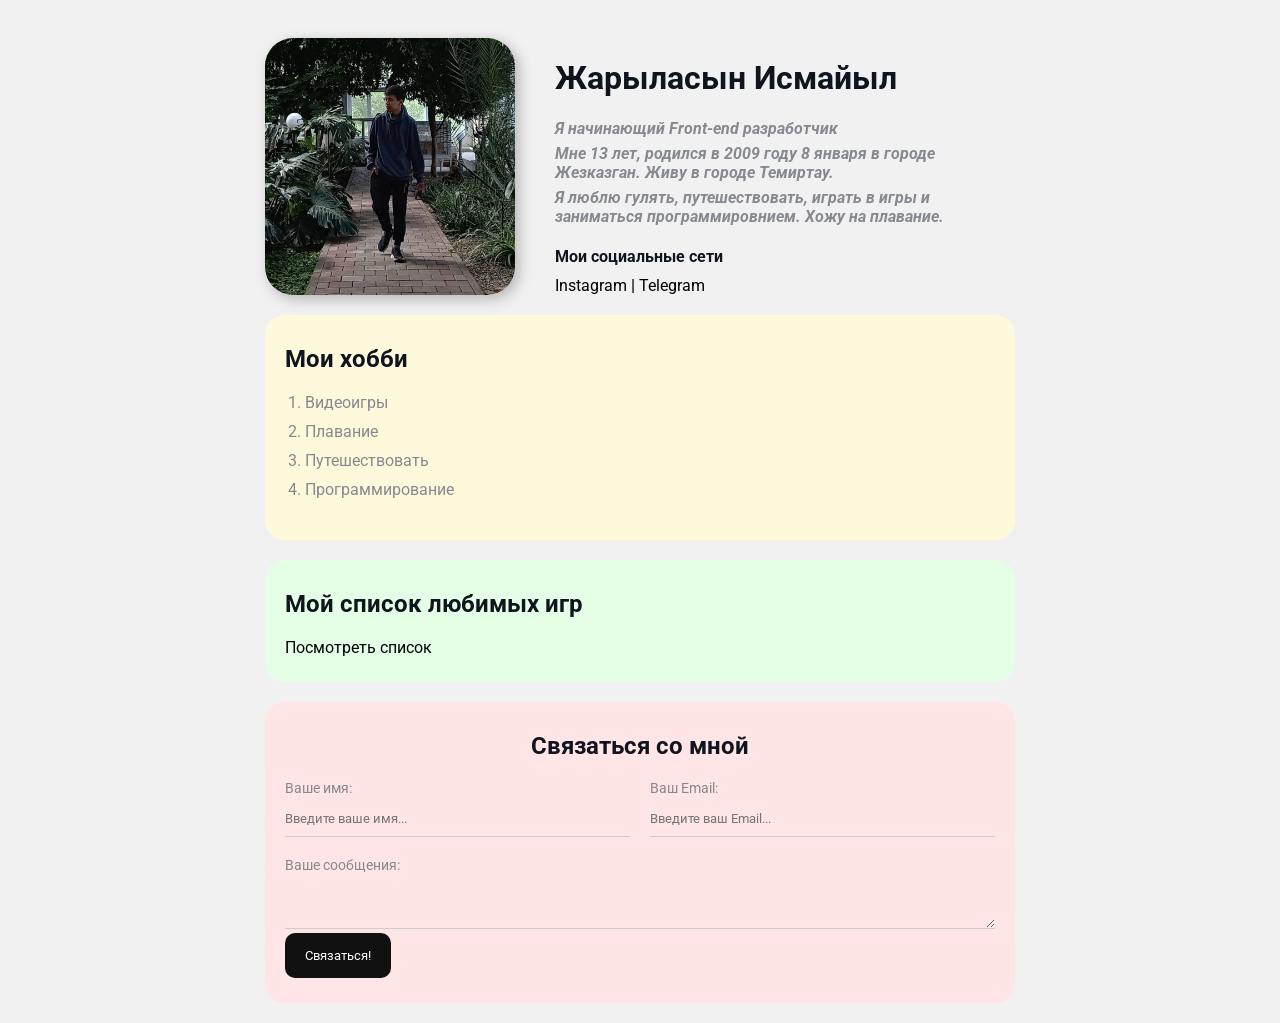
<file: index.html>
<!DOCTYPE html>
<html lang="en">
  <head>
    <meta charset="UTF-8" />
    <meta name="" conviewporttent="width=device-width, initial-scale=1.0" />
    <title>Ismail CV</title>
    <link rel="stylesheet" href="styles.css" />
  </head>
  <body>
    <div class="container">
      <div class="info">
        <img class="avatar" src="my img.jpeg" alt="My img" />

        <div class="info-text">
          <h1>Жарыласын Исмайыл</h1>
          <p>Я начинающий <strong>Front-end разработчик</strong></p>
          <p>
            Мне 13 лет, родился в 2009 году 8 января в городе Жезказган. Живу в
            городе Темиртау.
          </p>
          <p>
            Я люблю гулять, путешествовать, играть в игры и заниматься
            программировнием. Хожу на плавание.
          </p>

          <h4>Мои социальные сети</h4>

          <a target="_blank" href="https://instagram.com/raifik_ismail"
            >Instagram
          </a>
          <strong>|</strong>
          <a target="_blank" href="https://t.me/raifik"> Telegram</a>
        </div>
      </div>

      <div class="card bg-yellow">
        <h2>Мои хобби</h2>
        <ol class="list">
          <li>Видеоигры</li>
          <li>Плавание</li>
          <li>Путешествовать</li>
          <li>Программирование</li>
        </ol>
      </div>

      <div class="card bg-green">
        <h2>Мой список любимых игр</h2>
        <a target="_blank" href="game.html">Посмотреть список</a>
      </div>

      <div class="contact">
        <div class="card bg-red">
          <h2>Связаться со мной</h2>
          <form action="/">
            <div class="row">
              <div class="form-group">
                <label for="name">Ваше имя:</label>
                <input
                  type="text"
                  id="name"
                  placeholder="Введите ваше имя..."
                />
              </div>

              <div class="form-group">
                <label for="email">Ваш Email:</label>
                <input
                  type="email"
                  id="email"
                  placeholder="Введите ваш Email..."
                />
              </div>
            </div>

            <div class="form-group">
              <label for="text">Ваше сообщения:</label>
              <textarea id="text" cols="15" rows="2"></textarea>
            </div>

            <input class="btn" type="submit" value="Связаться!" />
          </form>
        </div>
      </div>
    </div>
  </body>
</html>
</file>
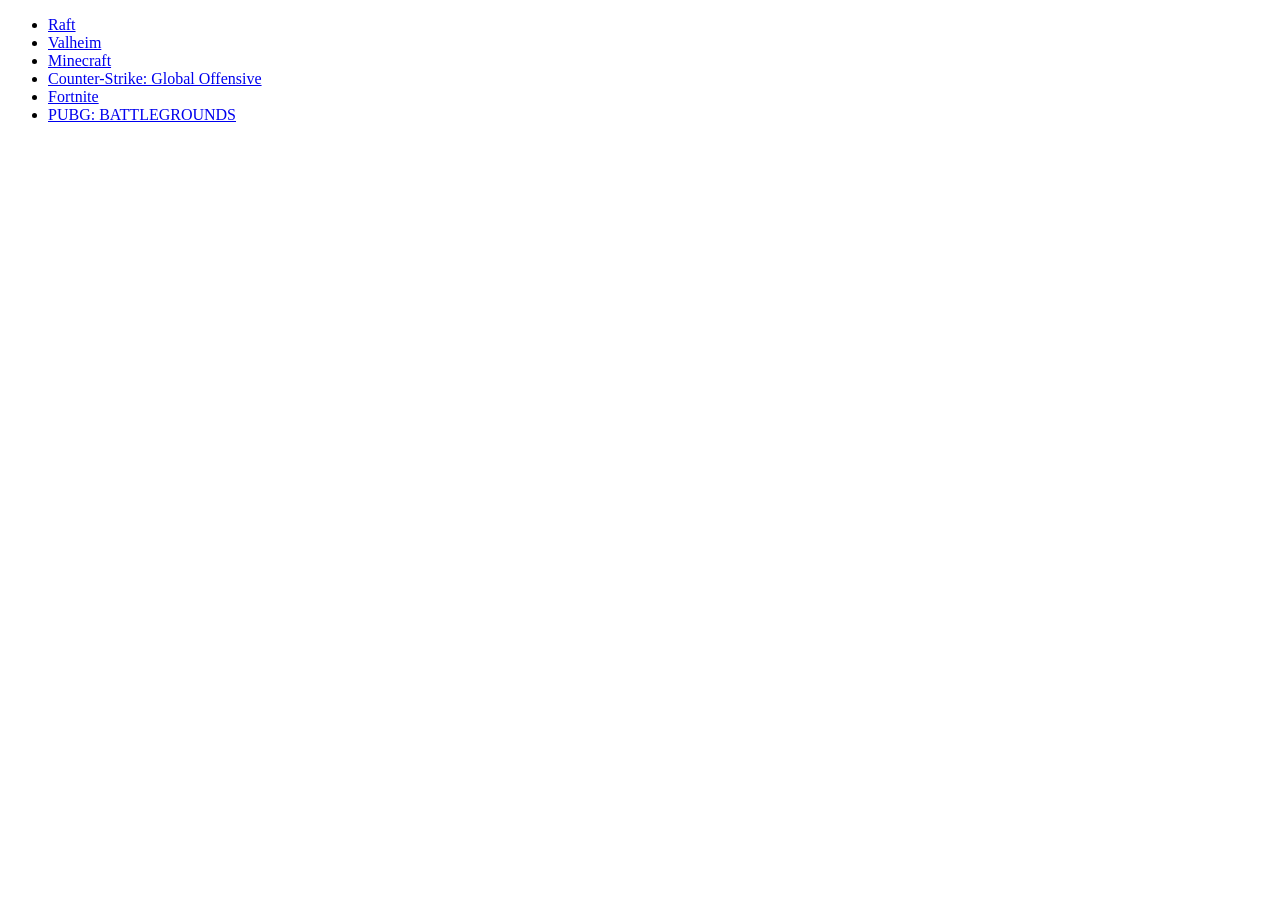
<file: game.html>
<!DOCTYPE html>
<html lang="en">
  <head>
    <meta charset="UTF-8" />
    <title>Favorite Games</title>
  </head>
  <body>
    <div>
      <ul>
        <li>
          <a
            target="_blank"
            href="https://store.steampowered.com/app/648800/Raft/"
            >Raft</a
          >
        </li>
        <li>
          <a
            target="_blank"
            href="https://store.steampowered.com/app/892970/Valheim/"
            >Valheim</a
          >
        </li>
        <li>
          <a target="_blank" href="https://www.minecraft.net/ru-ru"
            >Minecraft</a
          >
        </li>
        <li>
          <a
            target="_blank"
            href="https://store.steampowered.com/app/730/CounterStrike_Global_Offensive/"
            >Counter-Strike: Global Offensive</a
          >
        </li>
        <li>
          <a target="_blank" href="https://store.epicgames.com/ru/p/fortnite"
            >Fortnite</a
          >
        </li>
        <li>
          <a
            target="_blank"
            href="https://store.steampowered.com/app/578080/PUBG_BATTLEGROUNDS/"
            >PUBG: BATTLEGROUNDS</a
          >
        </li>
      </ul>
    </div>
  </body>
</html>
</file>
<file: styles.css>
@import url("https://fonts.googleapis.com/css2?family=Roboto&display=swap");

body {
  background-color: #f1f1f1;
  color: #0f141e;

  font-size: 16px;
  font-weight: normal;
  font-family: "Roboto", sans-serif;
}

a {
  color: black;
  text-decoration: none;
}

a:hover {
  text-decoration: underline;
}

a:active {
  color: blue;
}

.avatar {
  width: 250px;
  border-radius: 28px;
  box-shadow: 4px 4px 14px rgba(0, 0, 0, 0.25);
}

.info {
  display: flex;
  margin-bottom: 20px;
}

@media (max-width: 700px) {
  .info {
    text-align: center;
    display: block;
  }
}

.info-text {
  margin-left: 40px;
}

.info-text h4 {
  margin-bottom: 10px;
}

.info p {
  color: #86898f;
  margin: 0;
  font-style: italic;
  font-weight: bold;
  text-decoration: none;
  margin-bottom: 6px;
}

.container {
  max-width: 750px;
  margin: auto;
  padding-top: 30px;
}

.bg-yellow {
  background: #fff9dc;
}

.bg-green {
  background: #e5ffe7;
}

.bg-red {
  background: #ffe5e5;
}

.card {
  padding-right: 20px;
  padding-left: 20px;
  padding-top: 10px;
  padding-bottom: 25px;
  margin-bottom: 20px;
  border-radius: 20px;
}

.list {
  padding: 0 20px;
}

.list li {
  color: #86898f;
  margin-bottom: 10px;
}

.contact h2 {
  text-align: center;
}

.form-group label {
  display: block;
  font-size: 14px;
  color: #86898f;
}

.form-group input,
.form-group textarea {
  width: 100%;
  box-sizing: border-box;
  border: none;
  background: transparent;
  border-bottom: 1px solid #ccc;
  color: #000;
  padding: 15px 0 10px;
  outline: none;
  font-family: inherit;
}

.row {
  display: flex;
  margin-bottom: 20px;
}

.row > .form-group {
  width: 50%;
}

.row > .form-group:first-child {
  margin-right: 20px;
}

.btn {
  background: #111;
  padding: 15px 20px;
  color: #fff;
  border-radius: 10px;
  border: none;
  font-family: inherit;
  cursor: pointer;
}

.btn:hover {
  opacity: 0.9;
}
</file>
